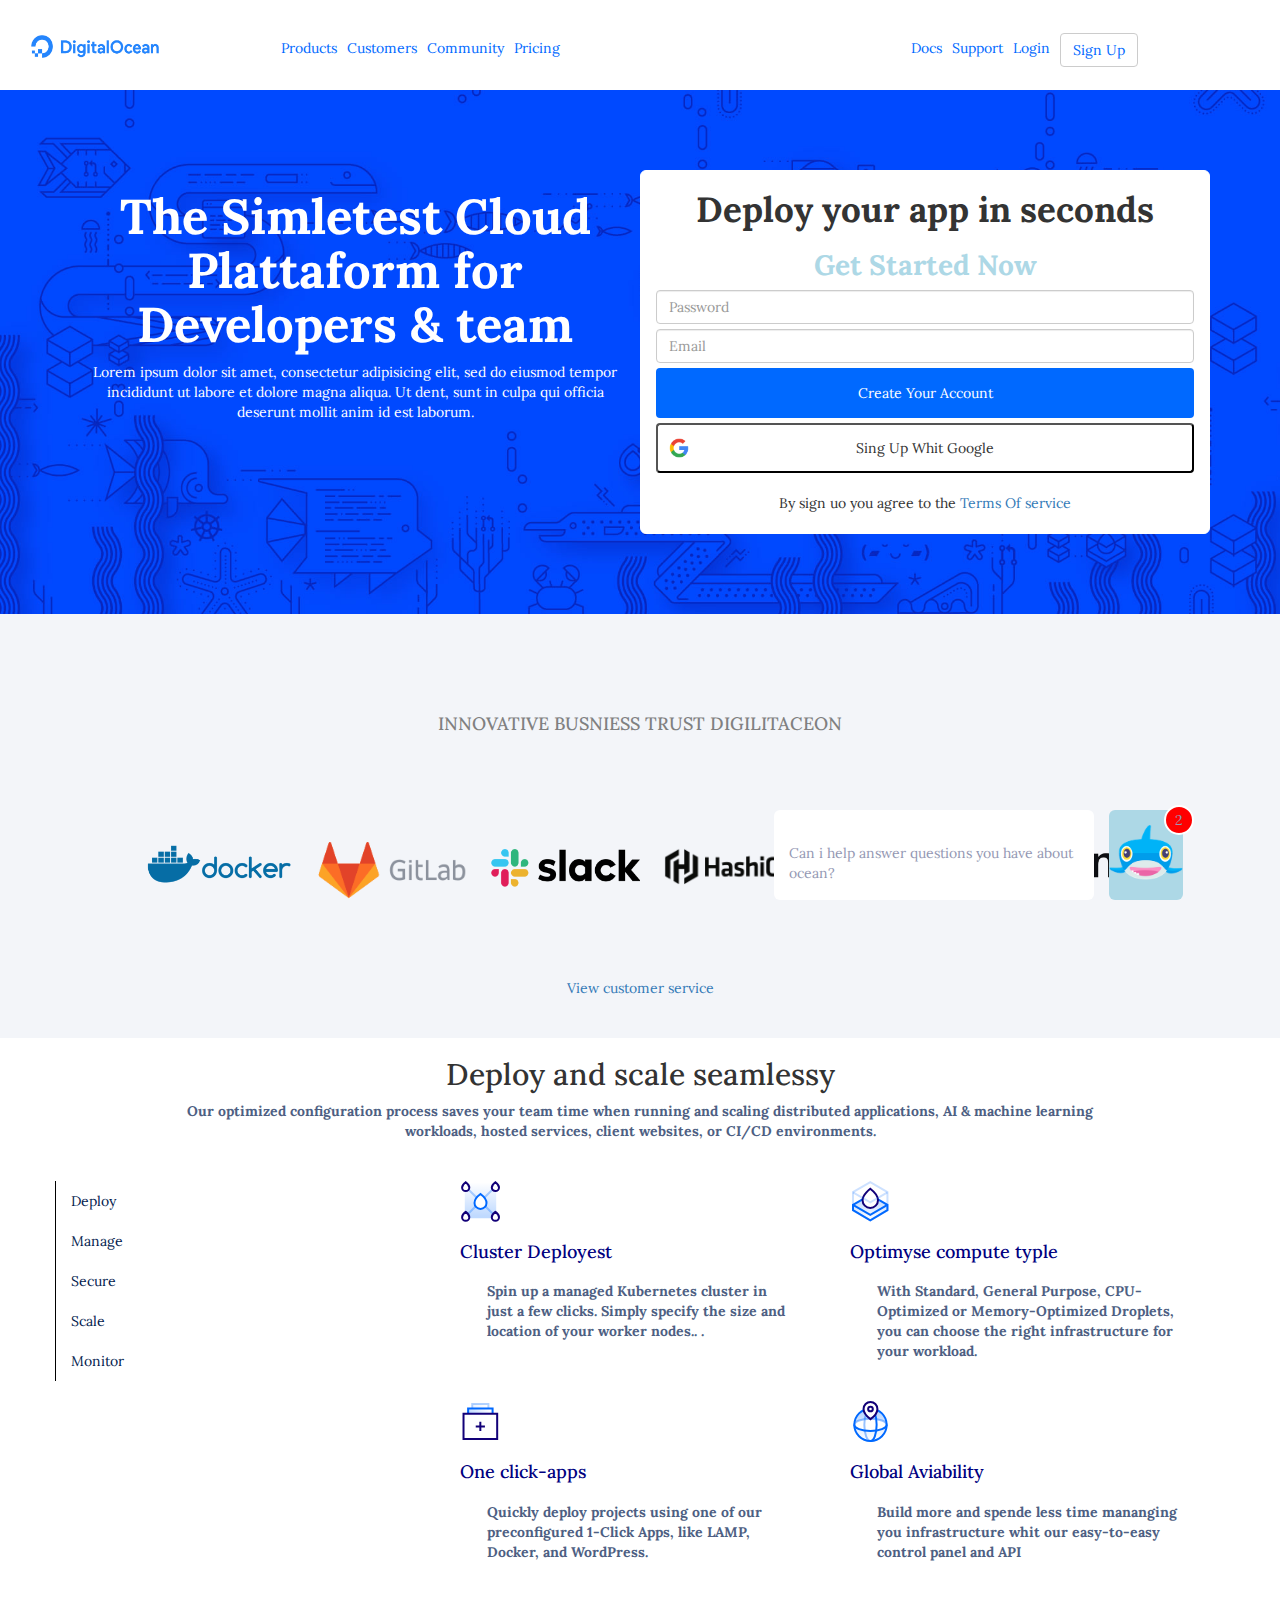
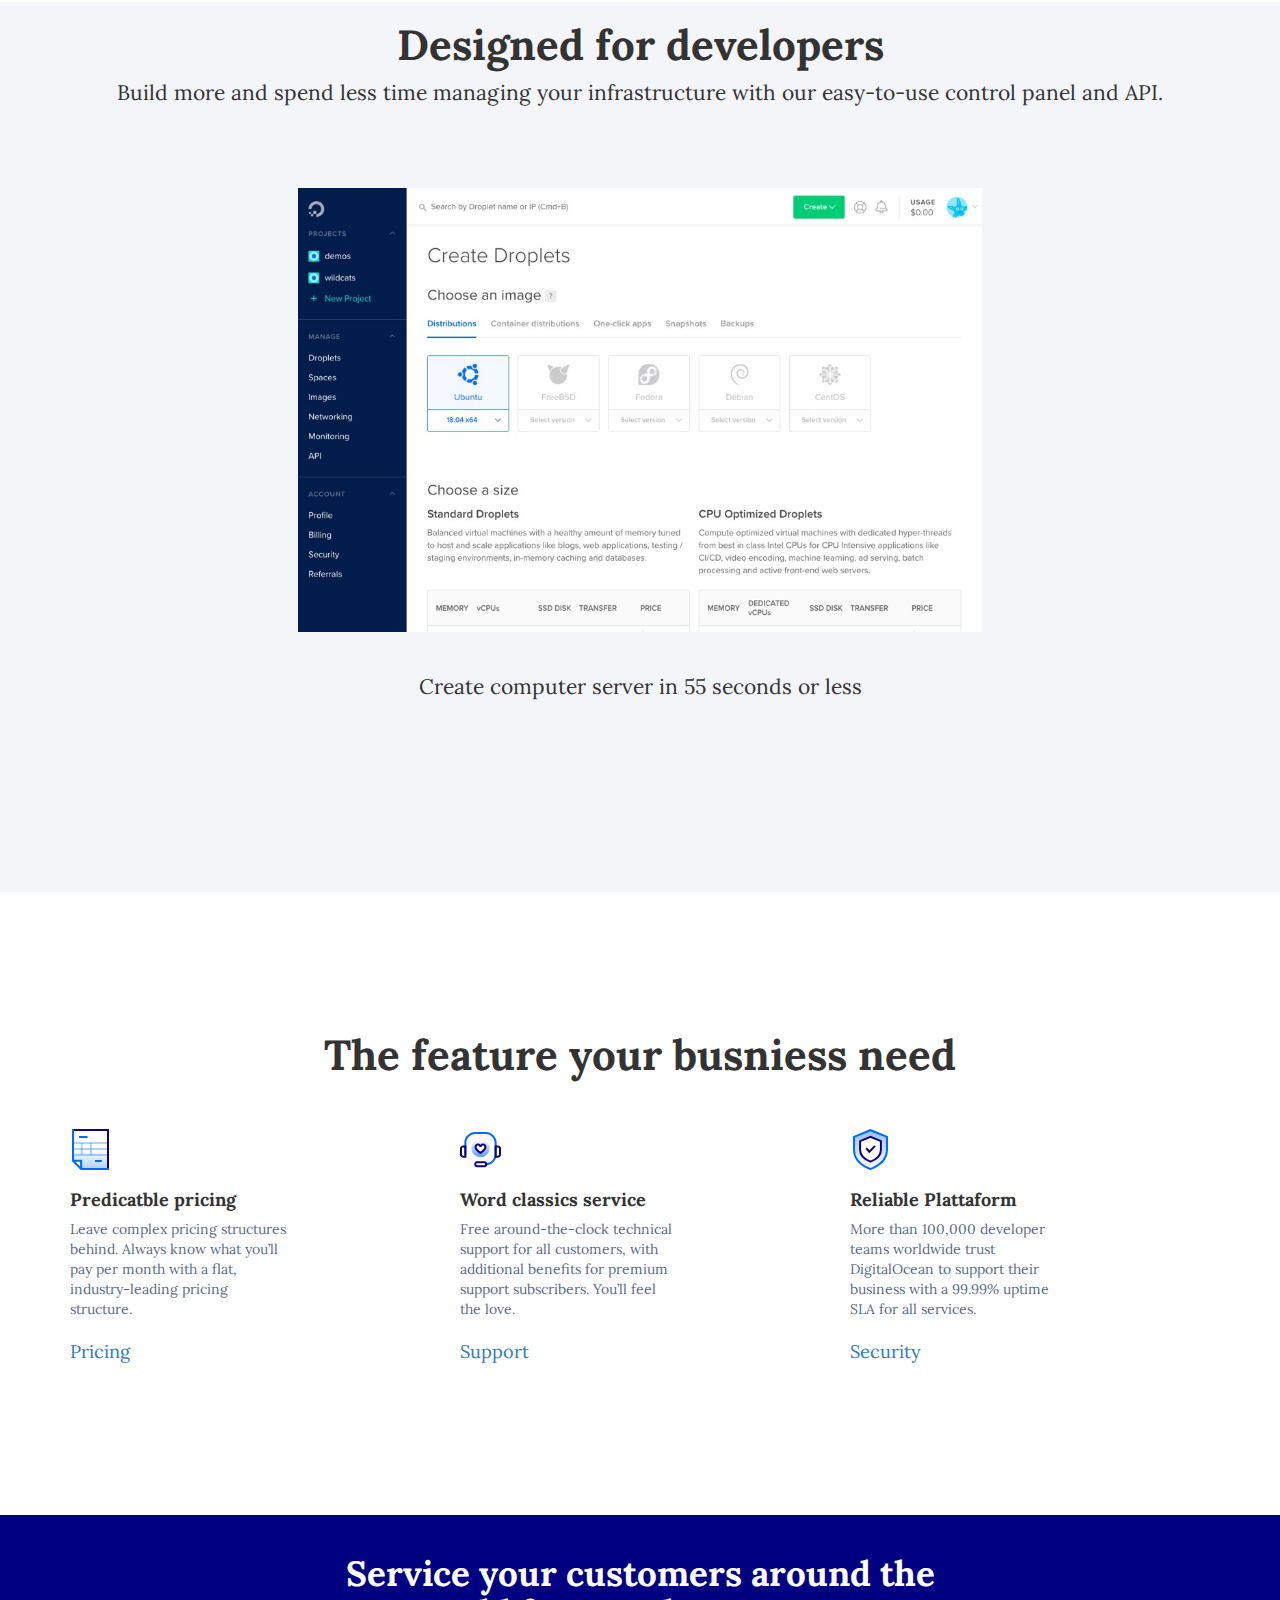
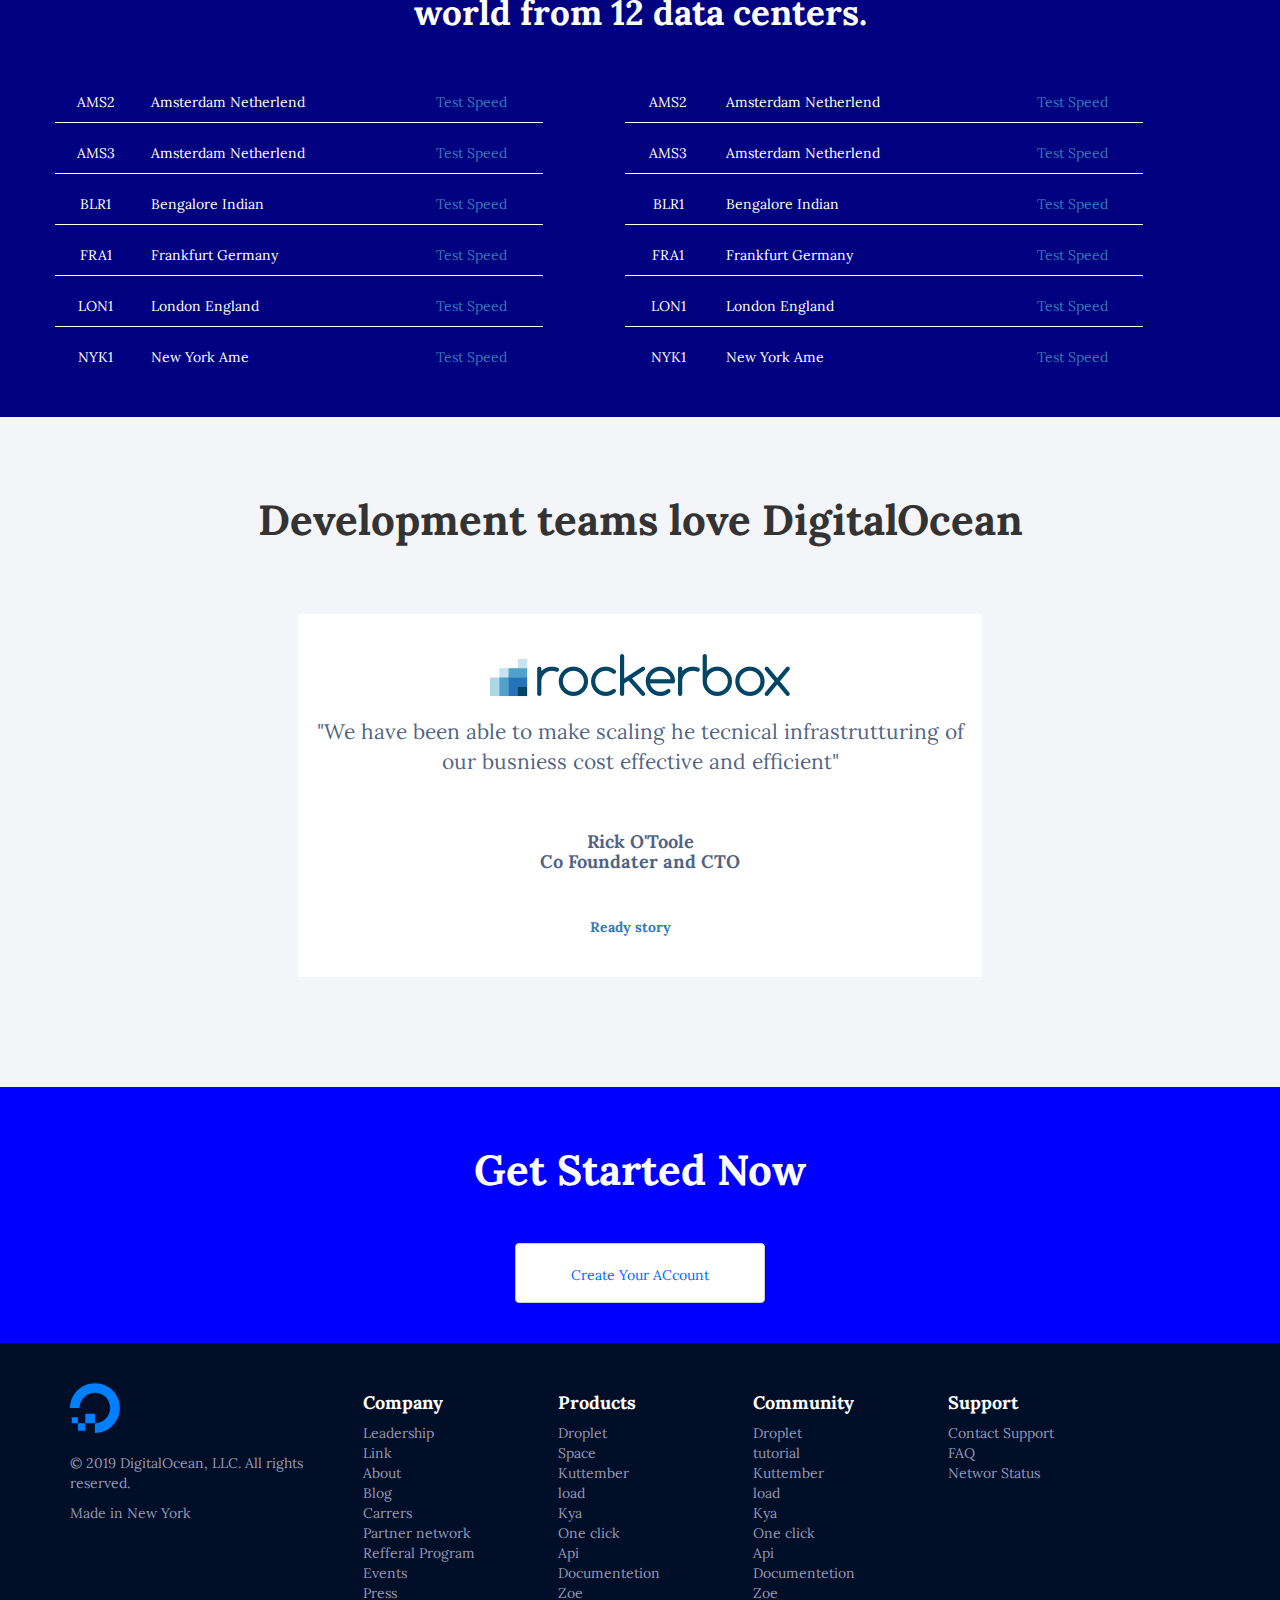
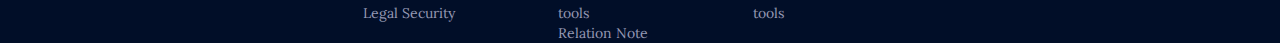
<file: index.html>
<!DOCTYPE html>
<html lang="en" dir="ltr">
  <head>
    <meta name="viewport" content="width=device-width, initial-scale=1.0">
    <!-- fontsome -->
    <link rel="stylesheet" href="https://cdnjs.cloudflare.com/ajax/libs/font-awesome/5.11.2/css/all.css" integrity="sha256-46qynGAkLSFpVbEBog43gvNhfrOj+BmwXdxFgVK/Kvc=" crossorigin="anonymous" />
    <!-- Latest compiled and minified CSS -->
    <link rel="stylesheet" href="https://maxcdn.bootstrapcdn.com/bootstrap/3.3.7/css/bootstrap.min.css" integrity="sha384-BVYiiSIFeK1dGmJRAkycuHAHRg32OmUcww7on3RYdg4Va+PmSTsz/K68vbdEjh4u" crossorigin="anonymous">
    <!-- font -->
    <link href="https://fonts.googleapis.com/css?family=Lora:400,700&display=swap" rel="stylesheet">
    <!-- mystyle -->
    <link rel="stylesheet" href="css/style.css">

    <meta charset="utf-8">
    <title>Ocean</title>
  </head>
  <body>
    <header>
      <!-- menu -->
      <div class="container header_top">
        <div class="col-xs-2 "><a href="#"><img class="logo_menu" src="img/logo.png" alt="logo"></a></div>
        <div class="col-xs-2 col-md-2 col-xs-offset-8 hamburgher text-right">
          <i class="fas fa-bars"></i>
        </div>
        <!-- menu lg -->
        <div class="col-xs-5 display_no_lg">
          <ul class="no_list" >
             <li><a href="#">Products<i class="fas fa-angle-down"></i></a></li>
             <li><a href="#">Customers</a></li>
             <li><a href="#">Community <i class="fas fa-angle-down"></i></a></li>
             <li><a href="#">Pricing</a></li>
           </ul>
         </div>
         <div class="col-xs-5 display_no_lg text-center">
           <ul class="no_list">
             <li><a href="">Docs</a></li>
             <li><a href="">Support<i class="fas fa-angle-down"></i></a></li>
             <li><a href="">Login</a></li>
             <li><a class="btn btn-default" href="">Sign Up</a></li>
           </ul>
         </div>
       </div>

      <!-- /menu -->
      <!-- banner -->
      <div class="header_bottom">
        <div class="container padding_top_40px padding_bottom">
          <div class="col-xs-12 col-md-7 col-lg-6 banner text-center white">
            <h1> The Simletest Cloud Plattaform for Developers & team </h1>
            <p>Lorem ipsum dolor sit amet, consectetur adipisicing elit, sed do eiusmod tempor incididunt ut labore et dolore magna aliqua. Ut dent, sunt in culpa qui officia deserunt mollit anim id est laborum.</p>
          </div>
          <div class="col-xs-12 col-md-5 col-lg-6 banner text-center background_white border">
            <h2>Deploy your app in seconds</h2>
            <h3>Get Started Now</h3>
            <label class="display_none " for="exampleInputEmail1 ">Email address</label>
            <label class="display_none" for="exampleInputPassword1">Password</label>
            <input type="password" class="form-control margin_bottom_5px" id="exampleInputPassword1" placeholder="Password">
            <input type="email" class="form-control" id="exampleInputEmail1" placeholder="Email">
            <button class="account"type="button" name="button">Create Your Account</button>
            <button class="google"type="button" name="button"><img class="logo_google"src="img/google-icon.png" alt="">Sing Up Whit Google</button>
            <p>By sign uo you agree to the <a href="#">Terms Of service</a></p>
          </div>
        </div>
      </div>
      <!-- /banner -->
    </header>
<!-- /header -->
<!-- main -->
    <main>
      <!-- loghi -->
      <section class="loghi">
        <div class="container">
          <h4>Innovative busniess trust digilitaceon</h4>
          <div class="row">
            <div class="col xs 12">
              <ul class=" text-center">
                <li><img src="img/docker-bab60eeb.png" alt=""></li>
                <li><img src="img/gitlab-166e2067.png" alt=""></li>
                <li><img src="img/slack-e20293da.png" alt=""></li>
                <li><img src="img/hashicorp-4431df79.png" alt=""></li>
                <li><img src="img/hashicorp-4431df79.png" alt=""></li>
                <li><img src="img/splunk-06b17d75.png" alt=""></li>
              </ul>
            </div>
          </div>

          <!-- <div class="row ">
            <div class="col-md-2 col-xs-6  text-right loghi_center"><img src="img/docker-bab60eeb.png" alt=""></div>
            <div class="col-md-2 col-xs-6 loghi_center"><img src="img/gitlab-166e2067.png" alt=""></div>
            <div class="col-xs-6 col-md-2 text-right loghi_center"><img src="img/slack-e20293da.png" alt=""></div>
            <div class="col-xs-6 col-md-2 loghi_center"><img src="img/hashicorp-4431df79.png" alt=""></div>
            <div class="col-xs-6 col-md-2 text-right loghi_center"><img src="img/hashicorp-4431df79.png" alt=""></div>
            <div class="col-xs-6 col-md-2 loghi_center"><img src="img/splunk-06b17d75.png" alt=""></div>
          </div> -->
          <div class="row margin_bottom_40px margin_top_40px">
            <div class="col-xs-12 text-center"><a href="#">View customer service</a></div>
          </div>
        </div>
      </section>
      <!-- /loghi -->
      <section class="deploy">
        <div class="container deploy">
          <h2 class="text-center">Deploy and scale seamlessy</h2>
          <p class="text-center margin_bottom_40px">Our optimized configuration process saves your team time when running and scaling distributed applications, AI & machine learning workloads, hosted services, client websites, or CI/CD environments.</p>
          <div class="row">
            <div class="col-xs-12 border_left col-md-4">

               <a href="#">Deploy</a>
               <a href="">Manage</a>
               <a href="">Secure</a>
               <a href="">Scale</a>
               <a href="">Monitor</a>

            </div>
            <div class="col-xs-12 col-md-4">
              <img src="img/cluster-deploy.svg" alt="">
              <h4>Cluster Deployest</h4>
              <p>Spin up a managed Kubernetes cluster in just a few clicks. Simply specify the size and location of your worker nodes.. .</p>
            </div>
            <div class="col-xs-12 col-md-4">
              <img src="img/optimized-compute.svg" alt="">
              <h4> Optimyse compute typle</h4>
              <p>With Standard, General Purpose, CPU-Optimized or Memory-Optimized Droplets, you can choose the right infrastructure for your workload.</p>
            </div>
            <div class="col-xs-12 col-md-4 col-lg-offset-4"><img src="img/one-click.svg" alt="">
              <h4>One click-apps</h4>
              <p>Quickly deploy projects using one of our preconfigured 1-Click Apps, like LAMP, Docker, and WordPress.</p>
            </div>
            <div class="col-xs-12 col-md-4">
              <img src="img/global.svg" alt="">
              <h4>Global Aviability</h4>
              <p>Build more and spende less time mananging you infrastructure whit our easy-to-easy control panel and API</p>
            </div>
          </div>
        </div>
      </section>
      <!-- /Deploy -->
      <section class="designed">
        <div class="container text-center">
          <h2>Designed for developers</h2>
          <p>Build more and spend less time managing your infrastructure with our easy-to-use control panel and API.</p>
          <i class="fas fa-angle-left freccia_sx_developer"></i><img src="img/screenshot-create-droplet-12336b41.jpg" alt=""><i class="fas fa-angle-right freccia_dx_developer"></i>
          <p>Create computer server in 55 seconds or less</p>
          <p><i class="fas fa-circle"></i><i class="far fa-circle"></i><i class="far fa-circle"></i><i class="far fa-circle"></i></p>
        </div>
      </section>
      <!-- /Deploy -->
      <!-- feature -->
      <section>
        <div class="container feature">
          <h2>The feature your busniess need</h2>
          <div class="row">
            <div class="col-xs-12 col-md-4">
              <img src="img/pred-pricing.svg" alt="">
              <h4>Predicatble pricing</h4>
              <p>Leave complex pricing structures behind. Always know what you’ll pay per month with a flat, industry-leading pricing structure.</p>
              <a href="#">Pricing</a><a href=""><i class="fas fa-angle-right"></i></a>
            </div>
            <div class="col-xs-12 col-md-4">
              <img src="img/world-class.svg" alt="">
              <h4>Word classics service</h4>
              <p>Free around-the-clock technical support for all customers, with additional benefits for premium support subscribers. You’ll feel the love.</p>
              <a href="#">Support</a><a href=""><i class="fas fa-angle-right"></i></a>
            </div>
            <div class="col-xs-12 col-md-4">
              <img src="img/reliable-platform.svg" alt="">
              <h4>Reliable Plattaform</h4>
              <p>More than 100,000 developer teams worldwide trust DigitalOcean to support their business with a 99.99% uptime SLA for all services.</p>
              <a href="#">Security</a><a href=""><i class="fas fa-angle-right"></i></a>
            </div>
          </div>
        </div>
      </section>
      <!-- /feature -->
      <!-- world -->
      <section class="world">
        <div class="container world">
          <h2>Service your customers around the world from 12 data centers.</h2>
          <div class="row">
            <div class="col-xs-12 col-lg-5">
              <div class="row">
                <div class="col-xs-12 border_bottom padding_top_20px">
                  <div class="row">
                    <div class="col-xs-2 text-center"><p>AMS2</p></div>
                    <div class="col-xs-6"><p>Amsterdam Netherlend</p></div>
                    <div class="col-xs-4 text-right"><p><a class="margin_right_20px no_margin" href="#">Test Speed</a><a href=""><i class="fas fa-angle-right"></i></a></p></div>
                  </div>
                </div>
                <div class="col-xs-12 border_bottom padding_top_20px">
                  <div class="row">
                    <div class="col-xs-2 text-center"><p>AMS3</p></div>
                    <div class="col-xs-6"><p>Amsterdam Netherlend</p></div>
                    <div class="col-xs-4 text-right"><p><a class="margin_right_20px no_margin" href="#">Test Speed</a><a href=""><i class="fas fa-angle-right"></i></a></p></div>
                  </div>
                </div>
                <div class="col-xs-12 border_bottom padding_top_20px">
                  <div class="row">
                    <div class="col-xs-2 text-center"><p>BLR1</p></div>
                    <div class="col-xs-6"><p>Bengalore Indian</p></div>
                    <div class="col-xs-4 text-right"><p><a class="margin_right_20px no_margin" href="#">Test Speed</a><a href=""><i class="fas fa-angle-right"></i></a></p></div>
                  </div>
                </div>
                <div class="col-xs-12 border_bottom padding_top_20px">
                  <div class="row">
                    <div class="col-xs-2 text-center"><p>FRA1</p></div>
                    <div class="col-xs-6"><p>Frankfurt Germany</p></div>
                    <div class="col-xs-4 text-right"><p><a class="margin_right_20px no_margin" href="#">Test Speed</a><a href=""><i class="fas fa-angle-right"></i></a></p></div>
                  </div>
                </div>
                <div class="col-xs-12 border_bottom padding_top_20px">
                  <div class="row">
                    <div class="col-xs-2 text-center"><p>LON1</p></div>
                    <div class="col-xs-6"><p>London England</p></div>
                    <div class="col-xs-4 text-right"><p><a class="margin_right_20px no_margin" href="#">Test Speed</a><a href=""><i class="fas fa-angle-right"></i></a></p></div>
                  </div>
                </div>
                <div class="col-xs-12 padding_bottom padding_top_20px">
                  <div class="row">
                    <div class="col-xs-2 text-center"><p>NYK1</p></div>
                    <div class="col-xs-6"><p>New York Ame</p></div>
                    <div class="col-xs-4 text-right"><p><a class="margin_right_20px no_margin" href="#">Test Speed</a><a href=""><i class="fas fa-angle-right"></i></a></p></div>
                  </div>
                </div>
              </div>
            </div>
            <!-- first table -->
            <div class="col-xs-12 col-lg-5 col-lg-offset-1 padding_top_40px padding_0">
              <div class="row">
                <div class="col-xs-12 border_bottom padding_top_20px">
                  <div class="row">
                    <div class="col-xs-2 text-center"><p>AMS2</p></div>
                    <div class="col-xs-6"><p>Amsterdam Netherlend</p></div>
                    <div class="col-xs-4 text-right"><p><a class="margin_right_20px no_margin" href="#">Test Speed</a><a href=""><i class="fas fa-angle-right"></i></a></p></div>
                  </div>
                </div>
                <div class="col-xs-12 border_bottom padding_top_20px">
                  <div class="row">
                    <div class="col-xs-2 text-center"><p>AMS3</p></div>
                    <div class="col-xs-6"><p>Amsterdam Netherlend</p></div>
                    <div class="col-xs-4 text-right"><p><a class="margin_right_20px no_margin" href="#">Test Speed</a><a href=""><i class="fas fa-angle-right"></i></a></p></div>
                  </div>
                </div>
                <div class="col-xs-12 border_bottom padding_top_20px">
                  <div class="row">
                    <div class="col-xs-2 text-center"><p>BLR1</p></div>
                    <div class="col-xs-6"><p>Bengalore Indian</p></div>
                    <div class="col-xs-4 text-right"><p><a class="margin_right_20px no_margin" href="#">Test Speed</a><a href=""><i class="fas fa-angle-right"></i></a></p></div>
                  </div>
                </div>
                <div class="col-xs-12 border_bottom padding_top_20px">
                  <div class="row">
                    <div class="col-xs-2 text-center"><p>FRA1</p></div>
                    <div class="col-xs-6"><p>Frankfurt Germany</p></div>
                    <div class="col-xs-4 text-right"><p><a class="margin_right_20px no_margin" href="#">Test Speed</a><a href=""><i class="fas fa-angle-right"></i></a></p></div>
                  </div>
                </div>
                <div class="col-xs-12 border_bottom padding_top_20px">
                  <div class="row">
                    <div class="col-xs-2 text-center"><p>LON1</p></div>
                    <div class="col-xs-6"><p>London England</p></div>
                    <div class="col-xs-4 text-right"><p><a class="margin_right_20px no_margin" href="#">Test Speed</a><a href=""><i class="fas fa-angle-right"></i></a></p></div>
                  </div>
                </div>
                <div class="col-xs-12 padding_bottom padding_top_20px">
                  <div class="row">
                    <div class="col-xs-2 text-center"><p>NYK1</p></div>
                    <div class="col-xs-6"><p>New York Ame</p></div>
                    <div class="col-xs-4 text-right"><p><a class="margin_right_20px no_margin" href="#">Test Speed</a><a href=""><i class="fas fa-angle-right"></i></a></p></div>
                  </div>
                </div>
              </div>
            </div>
          </div>
        </div>
      </section>
      <!-- /tabbelle -->
      <section class="rocker">
        <div class="container text-center">
          <h2>Development teams love DigitalOcean</h2>
          <div class="row rocker_box text-center">
            <div class="col-xs-12">
              <img src="img/rockerbox-logo-51462da2.png" alt="">
              <p>"We have been able to make scaling he tecnical infrastrutturing of our busniess cost effective and efficient"</p>
            </div>
            <div class="col-xs-12 frecce"><p><i class="fas fa-angle-left freccia_sx_rocker"></i><i class="fas fa-angle-right freccia_dx_rocker"></i></p></div>
            <div class="col-xs-12 foundetor">
              <p>Rick O'Toole</p>
              <p>Co Foundater and CTO</p>
            </div>
            <div class="col-xs-12 margin_top_40px margin_bottom_40px">
              <a class="margin_right_20px" href="#">Ready story</a><a href=""><i class="fas fa-angle-right"></i></a>
            </div>
          </div>
          <p class="margin_top_40px padding_bottom"><i class="fas fa-circle"></i><i class="far fa-circle"></i><i class="far fa-circle"></i></p>
        </div>

      </section>
      <!-- /rockerbox -->
      <section class="started">
        <div class="container">
          <div class="row text-center">
            <div class="col-xs-12"><h2>Get Started Now</h2></div>
            <div class="col-xs-12"><a  class="btn btn-default btn_create"href="#">Create Your ACcount</a></div>
          </div>
        </div>
      </section>
      <!-- /rockerbox -->
    </main>

    <footer>
      <div class="container padding_top_40px">
        <div class="row">
          <div class="col-xs-12 col-lg-3">
            <img src="img/logo-small.svg" alt="">
            <p>© 2019 DigitalOcean, LLC. All rights reserved.</p>
            <p>Made in New York</p>
            <p><i class="fab fa-twitter-square"></i><i class="fab fa-facebook-square"></i><i class="fab fa-instagram"></i><i class="fab fa-youtube"></i><i class="fab fa-linkedin"></i></p>
          </div>
          <div class="col-xs-6 col-lg-2">
            <h4>Company</h4>
            <a href="#">Leadership</a>
            <a href="#">Link</a>
            <a href="#">About</a>
            <a href="#">Blog</a>
            <a href="#">Carrers</a>
            <a href="#">Partner network</a>
            <a href="#">Refferal Program</a>
            <a href="#">Events</a>
            <a href="#">Press</a>
            <a href="#">Legal Security</a>
          </div>
          <div class="col-xs-6 col-lg-2">
            <h4>Products</h4>
            <a href="#">Droplet</a>
            <a href="#">Space</a>
            <a href="#">Kuttember</a>
            <a href="#">load</a>
            <a href="#">Kya</a>
            <a href="#">One click</a>
            <a href="#">Api</a>
            <a href="#">Documentetion</a>
            <a href="#">Zoe</a>
            <a href="#">tools</a>
            <a href="#">Relation Note</a>
          </div>
          <div class="col-xs-6 col-lg-2">
            <h4>Community</h4>
            <a href="#">Droplet</a>
            <a href="#">tutorial</a>
            <a href="#">Kuttember</a>
            <a href="#">load</a>
            <a href="#">Kya</a>
            <a href="#">One click</a>
            <a href="#">Api</a>
            <a href="#">Documentetion</a>
            <a href="#">Zoe</a>
            <a href="#">tools</a>
          </div>
          <div class="col-xs-6 col-lg-2">
            <h4>Support</h4>
            <a href="#">Contact Support</a>
            <a href="#">FAQ</a>
            <a href="#">Networ Status</a>
          </div>
        </div>
      </div>
      <div class="container ">
        <div class="row fish_mobile">
          <div class="col-xs-3 write_fish"><p>Can i help answer  questions you have about ocean?</p></div>
          <div class="col-xs-2 fish"><img src="img/fish.png" alt="">
            <div class="number text-center"><p>2</p></div>
          </div>
        </div>

      </div>
    </footer>







  </body>
  </html>
</file>
<file: css/style.css>
/* [class*="col"]{
  background-color: red;
  height: 100px;
} */

body {
  font-family: 'Lora', serif;
  min-width: 222px;
}
.white{
  color: white;
}
.background_white{
  background-color: white;
}
.margin_bottom_5px {
  margin-bottom: 5px;
}
.padding_bottom {
  padding-bottom: 40px;
}
.margin_top_40px {
  margin-top: 40px;
}
.margin_right_20px{
  margin-right: 20px;
}
.padding_top_20px {
  padding-top: 20px;
}
.padding_top_40px {
  padding-top: 40px;
}

.display_none {
  display: none;
}
/* menu */
.logo_menu {
  width: 130px;
  vertical-align: middle;
}
.fa-bars {
  font-size: 2em;

  vertical-align: middle;
}
.no_list {
  list-style: none;
}
.no_list li {
  display: inline-block;
  padding: 3px;
}
.no_list a{
  color: #0069FF;
}
.no_list a:hover {
  color: lightblue;
}

.header_top {
  height: 90px;
  line-height: 90px;
  background-color: #FFFFFF;
  position: fixed;
  top: 0;
  left: 0;
  width: 100%;
  z-index: 3;
}
@media screen and (max-width: 992px) {
  .display_no_lg {
    display: none;
  }
}
@media screen and (min-width: 992px) {
  .hamburgher {
    display: none;
  }
}
/* /menu */
/* banner */
.header_bottom {
  background-image: url(../img/bg-home-1-d54581d7.jpg);
  background-repeat: no-repeat;
  background-size: cover;
  background-position: center;
  width: 100%;
  margin-top: 90px;

}


.banner {
  margin-top:   40px;
  margin-bottom: 40px;
}
.border {
  border: 1px solid white;
  border-radius: 6px;
}
h1{
  font-size: 3.5em;
  font-weight: bold;
}
.background_white h2 {
  font-size: 2.5em;
  font-weight: bold;
}
.background_white h3 {
  color: lightblue;
  font-size: 2em;
  font-weight: bold;
}
.account{
  height: 50px;
  width: 100%;
  background-color: #0069FF;
  color: white;
  border-radius: 4px;
  margin-top: 5px;
  border: none;
}
.google {
  height: 50px;
  width: 100%;
  background-color: #FFFFFF;
  border-radius: 4px;
  margin-top: 5px;
  border: 1 px solid black;
}

.logo_google {
  width:20px;
  position: absolute;
  left: 5%;
}
.background_white p{
  margin-top:   20px;
  margin-bottom: 20px;
}
.margin_bottom_40px{
  margin-bottom: 40px;
}
  /* /sistemare */
/* /banner */
/* main */
/* loghi */
.loghi {
  width: 100%;
  background-color: #F3F5F9;
}
.loghi h4 {
  text-transform: uppercase;
  color: grey;
  margin-top: 40px;
  text-align: center;
  padding-top: 60px;
}
.loghi img {
width: 100%;
}
.loghi ul {
  list-style: none;
  padding-top: 60px;
  }
.loghi li {
  display: inline-block;
  width:15%;
  padding-right:15px;
}
@media screen and (max-width:992px) {
.loghi li {
  width: 48%;
}
}


/* @media screen and (min-width:992px) {
.loghi_center {
text-align: center;
} */
}
/* /loghi */
/* deploy */
.deploy h2 {
  text-align: center;
  font-weight: bold;
  color: red;
  font-weight: bold;
  padding-top: 40px;
  padding-bottom: 20px;
}
.deploy p {
  font-weight: bold;
  color: #4E5F83;
  width:85%;
  margin: auto;
  padding-bottom: 40px;
}
.deploy ul{
  list-style: none;
  margin-top: 20px;
  margin-bottom: 20px;

}
  .border_left {
    border-left: 1px solid black;
  }
.deploy li {
  padding: 5px 0;
  font-size: 1.2em;
  margin-right: 0
}
.deploy h4 {
  color: navy;
  padding: 10px 0;
}
/* /deploy */
/* designed */
.designed {
  background-color: #F3F5F9;
}
.designed h2 {
  font-weight: bold;
  font-size: 3em;
}
.deploy a {
  display: block;
  text-decoration: none;
  padding: 10px 0;
  color: #031B4E;
}
.designed p {
  font-size: 1.5em;
  margin-bottom: 80px;
}
.designed img {
  width: 60%;
  margin-bottom: 40px;
}
.freccia_sx_developer {
  font-size: 3.5em;
  margin-right: 8%;
  color: lightgrey;
}
.freccia_dx_developer{
  font-size: 3.5em;
  margin-left:8%;
}
.fa-circle {
  font-size: 0.5em;
  padding: 7px;
  color: #0069ff;
}


/* /deploy */
/* feature */
.feature {
  padding-bottom: 150px;
  padding-top: 100px;
}
.feature h2
{
  text-align: center;
  font-weight: bold;
  font-size: 3em;
  margin-top: 40px;
}

.feature h4 {
  margin-top: 20px;
  margin-bottom: 10px;
  font-weight: bold;
}
.feature p {
  width: 60%;
  color: rgba(3,27,78,.7);
  margin-bottom: 20px;
}
.feature a {
  font-size: 1.3em;
  margin-right: 20px;
  text-decoration: none;
}

.feature img {
  margin-top: 40px;
}
/* /feature */
/* world */
.world {
  background-color: navy;
  color: white;
}
.world h2 {
  color: white;
  text-align: center;
  font-size: 2.5em;
  font-weight: bold;
  padding-top: 40px;
  padding-bottom: 40px;
  width: 60%;
  margin: auto;
}
.world p {
  width: 100%;
}
.border_bottom {
  border-bottom: 1px solid white;
}
@media screen and (max-width:385px) {
 .world p{
  font-size: 0.6em;
}
.no_margin {
  margin-right: 0;
}
}
@media screen and (min-width: 992px) {
  .padding_0 {
    padding: 0;
  }
}
/* /tabbelle */
/* rocker */
.rocker {
  background-color: #F3F5F9;
}
.rocker h2 {
  font-size: 3em;
  font-weight: bold;
  padding-top: 60px;
  padding-bottom: 60px;
}
.rocker_box {

  background-color: white;
  margin:auto;
  width: 60%;
}
.rocker_box img {
  padding-top: 40px;
  padding-bottom: 20px;
}
.rocker_box p {
  font-size: 1.5em;
  color: rgba(3,27,78,.7);
  padding-bottom: 20px;
}


.foundetor p {
  font-size: 1.3em;
  line-height: 10px;
  font-weight: bold;
  padding: 0;
}
.frecce {
  position: relative;
}
.freccia_sx_rocker {
  position: absolute;
  font-size: 2em;
  left:-10%;
  display: inline-block;

}
.freccia_dx_rocker {
  position: absolute;
  font-size: 2em;
  right: -10%;
  display: inline-block;

}
.rocker_box a {
  text-decoration: none;
  font-weight: bold;
}
/* /rockerbox */
/* started */
.started {
  background-color: blue;
  width: 100%;
}
.started h2 {
  color: white;
  font-size: 3em;
  font-weight: bold;
  padding-bottom: 40px;
  padding-top: 40px;
}
.btn_create {
  background-color: #FFFF;
  color: #0069FE;
  height: 60px;
  width: 250px;
  vertical-align:middle;
  line-height: 50px;
  margin-bottom: 40px;
}
.btn_create:active,
.btn_create:hover,
.btn_create:focus {
  background-color: #CCDAFE;
  color: #0069FE;
}

/* /rocker_box */
/* /main */
/* footer */
footer {
  background-color: #010E28;
  width: 100%;
  color:#9498B3;
}
footer img {
  padding-bottom: 20px;
}
footer i {
  padding: 6px;
  font-size: 1.3em;
}
footer h4 {
  color:white;
  font-weight: bold;
}
footer a {
  display: block;
  text-decoration: none;
  color: #9498B3;
}
.write_fish {
  background-color: white;
  height: 90px;
  vertical-align: middle;
  padding-top:33px;
  border: 1 px solid white;
  border-radius: 6px;
}
.fish_mobile{
position: fixed;
bottom: 0;
margin-left: 55%;
width: 100%;
z-index: 2;

}

.fish_mobile img {
  height: 90px;
  background-color: lightblue;
  padding-top: 15px;
  border: 1 px solid lightblue;
  border-radius: 6px;
}
.fish {
  position: relative;
}
.number {
  position: absolute;
  top:-5px;
  left: 70px;
  vertical-align: middle;
  width: 30px;
  height: 30px;
  background-color: red;
  border: 2px solid white;
  border-radius: 50%;
}
.number p {
  padding-top: 3px;
}
</file>
